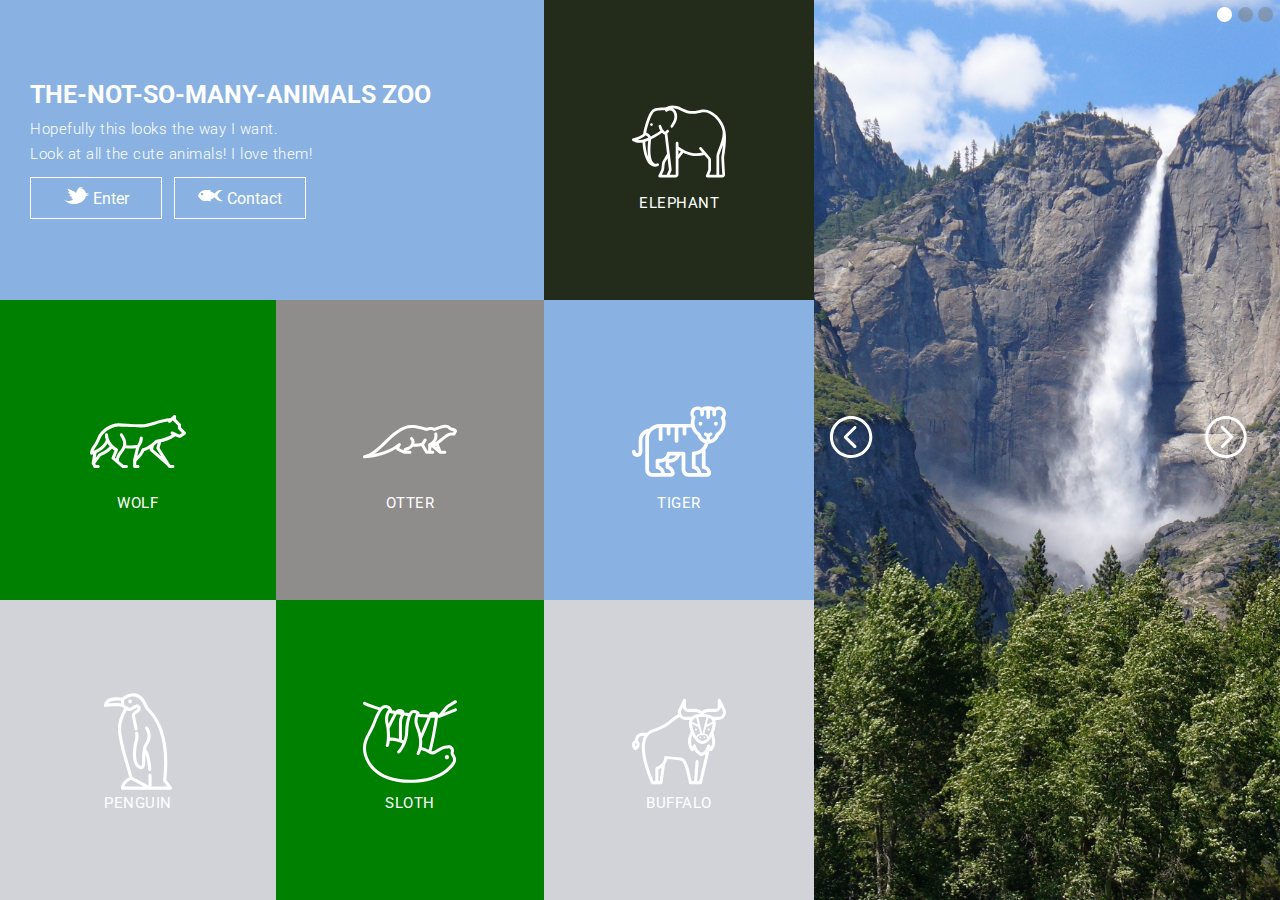
<file: index.html>
<!DOCTYPE html>
  <html lang="en">

  <head>
    <title>Comp One Zoo</title>
    <meta name="viewport" content="width=device-width, initial-scale=1">
    <link href="https://fonts.googleapis.com/css?family=Roboto:300,400,500,700" rel="stylesheet">
    <link rel="stylesheet" type="text/css" href="style.css">
  </head>
  <body>
    <section class="to-flex">
      <section class="section-1">
        <table>
          <tr>
            <td colspan="2" class="title">
              <h1>THE-NOT-SO-MANY-ANIMALS ZOO</h1>
              <h4>Hopefully this looks the way I want.</h4>
              <h4>Look at all the cute animals! I love them!</h4>
              <nav>  
                <h3><img src="images/bird2.svg" alt="an icon of a bird" class="bird"> Enter</h3>
                <h3><img src="images/fish.svg" alt="an icon of a fish" class="fish"> Contact</h3>
              </nav>  
            </td>
            <td class="elephant">
              <img src="images/elephant2.svg" alt="icon of a cartoon elephant" id="elephant"/>
              <h5>ELEPHANT</h5>
            </td>
          </tr>
          <tr>
            <td class="wolf">
              <img src="images/wolf2.svg" alt="icon of a wolf" id="wolf">
              <h5>WOLF</h5>
            </td>
            <td class="otter">
              <img src="images/otter.svg" alt="icon of an otter" id="otter">
              <h5>OTTER</h5>
            </td>
            <td class="tiger">
              <img src="images/tiger.svg" alt="icon of a tiger" id="tiger">
              <h5>TIGER</h5>
            </td>
          </tr>
          <tr>
            <td class="penguin">
              <img src="images/penguin.svg" alt="icon of a penguin" id="penguin">
              <h5>PENGUIN</h5>
            </td>
            <td class="sloth">
              <img src="images/sloth.svg" alt="icon of a sloth" id="sloth">
              <h5>SLOTH</h5>
            </td>
            <td class="buffalo">
              <img src="images/buffalo.svg" alt="icon of a buffalo" id="buffalo">
              <h5>BUFFALO</h5>
            </td>
          </tr>
        </table>
      </section>
      <section class="section-2">
        <article class="bubbles">
          <img src="images/circles.svg" class="circle">
          <img src="images/circles.svg" class="circle" id="gray">
          <img src="images/circles.svg" class="circle" id="gray">
        </article>
        <br>
        <img src="images/right-arrow3.svg" alt="right arrow button" id="right-arrow">
        <img src="images/right-arrow3.svg" alt="left arrow button" id="left-arrow">
      </section>
    </section>  
  </body>
  </html>
</file>
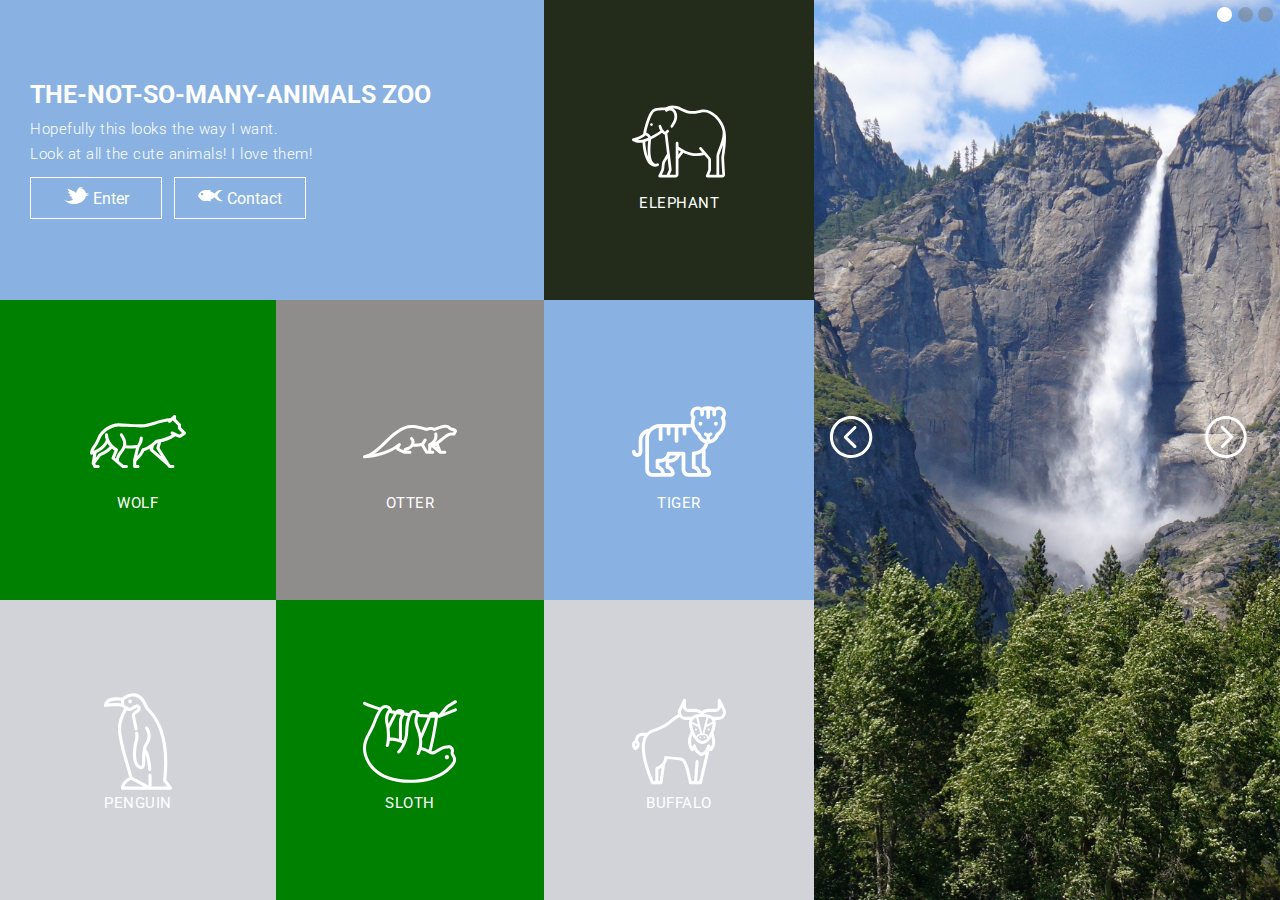
<file: static1.html>
<!DOCTYPE html>
  <html lang="en">

  <head>
    <title>Comp One Zoo</title>
    <meta name="viewport" content="width=device-width, initial-scale=1">
    <link href="https://fonts.googleapis.com/css?family=Roboto:300,400,500,700" rel="stylesheet">
    <link rel="stylesheet" type="text/css" href="static1.css">
  </head>
  <body>
    <section class="to-flex">
      <section class="section-1">
        <table>
          <tr>
            <td colspan="2" class="title">
              <h1>THE-NOT-SO-MANY-ANIMALS ZOO</h1>
              <h4>Hopefully this looks the way I want.</h4>
              <h4>Look at all the cute animals! I love them!</h4>
              <nav>  
                <h3><img src="images/bird2.svg" alt="an icon of a bird" class="bird"> Enter</h3>
                <h3><img src="images/fish.svg" alt="an icon of a fish" class="fish"> Contact</h3>
              </nav>  
            </td>
            <td class="elephant">
              <img src="images/elephant2.svg" alt="icon of a cartoon elephant" id="elephant"/>
              <h5>ELEPHANT</h5>
            </td>
          </tr>
          <tr>
            <td class="wolf">
              <img src="images/wolf2.svg" alt="icon of a wolf" id="wolf">
              <h5>WOLF</h5>
            </td>
            <td class="otter">
              <img src="images/otter.svg" alt="icon of an otter" id="otter">
              <h5>OTTER</h5>
            </td>
            <td class="tiger">
              <img src="images/tiger.svg" alt="icon of a tiger" id="tiger">
              <h5>TIGER</h5>
            </td>
          </tr>
          <tr>
            <td class="penguin">
              <img src="images/penguin.svg" alt="icon of a penguin" id="penguin">
              <h5>PENGUIN</h5>
            </td>
            <td class="sloth">
              <img src="images/sloth.svg" alt="icon of a sloth" id="sloth">
              <h5>SLOTH</h5>
            </td>
            <td class="buffalo">
              <img src="images/buffalo.svg" alt="icon of a buffalo" id="buffalo">
              <h5>BUFFALO</h5>
            </td>
          </tr>
        </table>
      </section>
      <section class="section-2">
        <article class="bubbles">
          <img src="images/circles.svg" class="circle">
          <img src="images/circles.svg" class="circle" id="gray">
          <img src="images/circles.svg" class="circle" id="gray">
        </article>
        <br>
        <img src="images/right-arrow3.svg" alt="right arrow button" id="right-arrow">
        <img src="images/right-arrow3.svg" alt="left arrow button" id="left-arrow">
      </section>
    </section>  
  </body>
  </html>
</file>
<file: style.css>
@import 'reset.css';

html {
  font-size: 10px;
}

body {
  margin: 0;
}

table {
  width: 100%;
  height: 100vh;
  border-spacing: 0;
}


h1 {
  margin-bottom: 1.5rem;
  font-size: 3.5rem;
  font-weight: 700;
  max-width: 90%;
}

h3 {
  width: 16rem;
  height: 4rem;
  border: 2.5px solid white;
  margin-top: .5rem;
  padding: 1.5rem 0 0 0;
  display: inline-block;
  font-size: 2rem;
  font-weight: 400;
  margin-right: 1.5rem;
  text-align: center;
}

h4 {
  margin: 1rem 0;
  font-size: 2.5rem;
  font-weight: 300;
  letter-spacing: .05rem
}

h5 {
  margin-top: 0;
  font-size: 2rem;
  font-weight: 400;
  letter-spacing: .05rem
}

td {
  height: 33.3%;
  width: 40rem;
  padding: 0rem;
  text-align: center;
  vertical-align: middle;
}

.to-flex {
  display: flex;
  margin: 0;
  color: white;
  font-family: 'Roboto', sans-serif;
}
.section-1 {
  height: 100vh;
  width: 69%;
}

.section-2 {
  height: 100vh;
  width: 39.5%;
  background-image: url("images/waterfall.jpg");
  background-position: center;
  background-size: cover;
}

.title {
  padding-left: 3rem;
  background-color: #89b2e3;
  text-align: left;
}

.fish, 
.bird {
  width: 2.5rem;
  height: 2.5rem;
  filter: invert(100%);
  vertical-align: text-bottom;
}

.elephant {
  background-color: #232c1a;
}


.wolf {
  background-color: #008000 ;
}

.otter {
  background-color: #8f8c8c;
}

.penguin {
  background-color: #d1d3d9;
}

.tiger {
  background-color: #89b2e3;
}

.sloth {
  background-color: #008000;
}

.buffalo {
  background-color: #d1d3d9;
}

#elephant,
#wolf,
#otter,
#penguin,
#tiger,
#sloth,
#buffalo {
  filter: invert(100%);
  width: 35%;  
  height: 35%;
}

.bubbles {
  text-align: right;
  margin: .5rem;
}

.circle {
  width: 2rem;
  height: 2rem;
  filter: invert(100%);
  text-align: right;
  margin: .3%;
}

#right-arrow {
  width: 12%;
  height: 88%;
  filter: invert(100%);
  transform: rotate(180deg);
  margin-left: 3%;
}

#left-arrow {
  width: 12%;
  height: 88%;
  filter: invert(100%);
  position: relative;
  left: 70%;
}

#gray {
  filter: invert(50%);
  opacity: 0.5;
}

/*@media screen and (max-width: 1695px) {
  
  h1 {
    font-size: 3.0rem;
  }
}*/

@media screen and (max-width: 1550px) {
 
  h1 {
    font-size: 2.8rem;
  }

  h4 {
    font-size: 2rem;
  }

  h3 {
    width: 14rem;
    height: 3.8rem;
    border: 2.0px solid white;
    padding: 1rem 0 .8 0;
    margin-right: 1.5rem;
    font-size: 2rem;
  }
}

@media screen and (max-width: 1350px) {

  h1 {
    font-size: 2.5rem;
  }

  h4 {
    font-size: 1.5rem;
  }

  h3 {
    width: 13rem;
    height: 3.5rem;
    border: 1.5px solid white;
    margin-right: 1.0rem;
    font-size: 1.6rem;
    padding: .5rem 0 0 0;
  }

  h5 {
    font-size: 1.5rem;
  }

  .circle {
    width: 1.5rem;
    height: 1.5rem;
    margin: .4%;
  }

  #right-arrow {
    width: 10%;
  }

  #left-arrow {
    width: 10%;
  }
}

@media screen and (max-width: 1120px) {

  h1 {
    font-size: 2rem;
  }

  h4 {
    font-size: 1.2rem;
  }
  
  h3 {
    width: 10rem;
    height: 3.0rem;
    border: 1.8px solid white;
    padding: .8rem 0 .7 0;
    margin: 2rem 1.5rem 0 0;
    font-size: 1.5rem;
  }

  td {
    vertical-align: middle;
  }

  .fish, 
  .bird {
    width: 2rem;
    height: 2rem;
  }
}

@media screen and (max-width: 920px) {

  h1 {
    font-size: 2.5rem;
  }

  h4 {
    font-size: 1.8rem;
    margin: .7rem 0 .7rem 0;
  }
  
  h3 {
    width: 14rem;
    height: 3.3rem;
    border: 2px solid white;
    padding: 1rem 0 .5rem 0;
    margin: 2rem 1.5rem 0 0;
    font-size: 1.8rem;
  }
  .to-flex {
    flex-direction: column-reverse;
  }

  .section-1 {
    width: 100%;
  }
  
  .section-2 {
    width: 100%;
    background-position: center top;
  }

  .circle {
    width: 3rem;
    height: 3rem;
    margin: .4%;
  }

  #gray {
    filter: invert(60%);
    opacity: 0.7;
  }

  #right-arrow {
    width: 8%;
  }

  #left-arrow {
  width: 8%;
  position: relative;
  left: 78%;
  }

}

@media screen and (max-width: 720px) {

  h1 {
    font-size: 2rem;
  }

  h4 {
   font-size: 1.6rem;
  }

  h3 {
    width: 9rem;
    height: 2.6rem;
    border: 1.6px solid white;
    padding: .8rem 0 .7 0;
    margin-right: 1.2rem;
    font-size: 1.3rem;
  }
}


@media screen and (max-width: 590px) {

  h1 {
    font-size: 1.8rem;
  }

  h4 {
    font-size: 1.4rem;
  }

}

@media screen and (max-width: 485px) {

  h1 {
    font-size: 2.2rem;
    padding-left: 6%;
  }

  h4 {
    font-size: 1.6rem;
  }

  h3 {
    margin: 1rem 1rem 1rem 0;
  }

  h5 {
    padding-bottom: 2rem;
    font-size: 2rem;
  }

  .section-1 {
    width: 100%;
  }

  .section-2 {
    width: 100%;
  }

  #elephant,
  #wolf,
  #otter,
  #penguin,
  #tiger,
  #sloth,
  #buffalo {
  filter: invert(100%);
  width: 25%;  
  height: 25%;
  margin-top: 2rem;
}

  tr {
    width: 100%;
  }

  td {
    display: block;
    vertical-align: middle;
    margin-right: 0;
    height: auto;
    width: 100%;
    padding: 10% 0;
  }

  .title {
    padding-left: 0;
    text-align: center;
  }

  .circle {
    width: 1.8rem;
    height: 1.8rem;
  }
}
@media screen and (max-width: 395px) {

    h1 {
    font-size: 1.7rem;
    margin-right: 0;
  }

    h4 {
    font-size: 1.3rem;
  }
}
</file>
<file: static1.css>
@import 'reset.css';

html {
  font-size: 10px;
}

body {
  margin: 0;
}

table {
  width: 100%;
  height: 100vh;
  border-spacing: 0;
}


h1 {
  margin-bottom: 1.5rem;
  font-size: 3.5rem;
  font-weight: 700;
  max-width: 90%;
}

h3 {
  width: 16rem;
  height: 4rem;
  border: 2.5px solid white;
  margin-top: .5rem;
  padding: 1.5rem 0 0 0;
  display: inline-block;
  font-size: 2rem;
  font-weight: 400;
  margin-right: 1.5rem;
  text-align: center;
}

h4 {
  margin: 1rem 0;
  font-size: 2.5rem;
  font-weight: 300;
  letter-spacing: .05rem
}

h5 {
  margin-top: 0;
  font-size: 2rem;
  font-weight: 400;
  letter-spacing: .05rem
}

td {
  height: 33.3%;
  width: 40rem;
  padding: 0rem;
  text-align: center;
  vertical-align: middle;
}

.to-flex {
  display: flex;
  margin: 0;
  color: white;
  font-family: 'Roboto', sans-serif;
}
.section-1 {
  height: 100vh;
  width: 69%;
}

.section-2 {
  height: 100vh;
  width: 39.5%;
  background-image: url("images/waterfall.jpg");
  background-position: center;
  background-size: cover;
}

.title {
  padding-left: 3rem;
  background-color: #89b2e3;
  text-align: left;
}

.fish, 
.bird {
  width: 2.5rem;
  height: 2.5rem;
  filter: invert(100%);
  vertical-align: text-bottom;
}

.elephant {
  background-color: #232c1a;
}


.wolf {
  background-color: #008000 ;
}

.otter {
  background-color: #8f8c8c;
}

.penguin {
  background-color: #d1d3d9;
}

.tiger {
  background-color: #89b2e3;
}

.sloth {
  background-color: #008000;
}

.buffalo {
  background-color: #d1d3d9;
}

#elephant,
#wolf,
#otter,
#penguin,
#tiger,
#sloth,
#buffalo {
  filter: invert(100%);
  width: 35%;  
  height: 35%;
}

.bubbles {
  text-align: right;
  margin: .5rem;
}

.circle {
  width: 2rem;
  height: 2rem;
  filter: invert(100%);
  text-align: right;
  margin: .3%;
}

#right-arrow {
  width: 12%;
  height: 88%;
  filter: invert(100%);
  transform: rotate(180deg);
  margin-left: 3%;
}

#left-arrow {
  width: 12%;
  height: 88%;
  filter: invert(100%);
  position: relative;
  left: 70%;
}

#gray {
  filter: invert(50%);
  opacity: 0.5;
}

/*@media screen and (max-width: 1695px) {
  
  h1 {
    font-size: 3.0rem;
  }
}*/

@media screen and (max-width: 1550px) {
 
  h1 {
    font-size: 2.8rem;
  }

  h4 {
    font-size: 2rem;
  }

  h3 {
    width: 14rem;
    height: 3.8rem;
    border: 2.0px solid white;
    padding: 1rem 0 .8 0;
    margin-right: 1.5rem;
    font-size: 2rem;
  }
}

@media screen and (max-width: 1350px) {

  h1 {
    font-size: 2.5rem;
  }

  h4 {
    font-size: 1.5rem;
  }

  h3 {
    width: 13rem;
    height: 3.5rem;
    border: 1.5px solid white;
    margin-right: 1.0rem;
    font-size: 1.6rem;
    padding: .5rem 0 0 0;
  }

  h5 {
    font-size: 1.5rem;
  }

  .circle {
    width: 1.5rem;
    height: 1.5rem;
    margin: .4%;
  }

  #right-arrow {
    width: 10%;
  }

  #left-arrow {
    width: 10%;
  }
}

@media screen and (max-width: 1120px) {

  h1 {
    font-size: 2rem;
  }

  h4 {
    font-size: 1.2rem;
  }
  
  h3 {
    width: 10rem;
    height: 3.0rem;
    border: 1.8px solid white;
    padding: .8rem 0 .7 0;
    margin: 2rem 1.5rem 0 0;
    font-size: 1.5rem;
  }

  td {
    vertical-align: middle;
  }

  .fish, 
  .bird {
    width: 2rem;
    height: 2rem;
  }
}

@media screen and (max-width: 920px) {

  h1 {
    font-size: 2.5rem;
  }

  h4 {
    font-size: 1.8rem;
    margin: .7rem 0 .7rem 0;
  }
  
  h3 {
    width: 14rem;
    height: 3.3rem;
    border: 2px solid white;
    padding: 1rem 0 .5rem 0;
    margin: 2rem 1.5rem 0 0;
    font-size: 1.8rem;
  }
  .to-flex {
    flex-direction: column-reverse;
  }

  .section-1 {
    width: 100%;
  }
  
  .section-2 {
    width: 100%;
    background-position: center top;
  }

  .circle {
    width: 3rem;
    height: 3rem;
    margin: .4%;
  }

  #gray {
    filter: invert(60%);
    opacity: 0.7;
  }

  #right-arrow {
    width: 8%;
  }

  #left-arrow {
  width: 8%;
  position: relative;
  left: 78%;
  }

}

@media screen and (max-width: 720px) {

  h1 {
    font-size: 2rem;
  }

  h4 {
   font-size: 1.6rem;
  }

  h3 {
    width: 9rem;
    height: 2.6rem;
    border: 1.6px solid white;
    padding: .8rem 0 .7 0;
    margin-right: 1.2rem;
    font-size: 1.3rem;
  }
}


@media screen and (max-width: 590px) {

  h1 {
    font-size: 1.8rem;
  }

  h4 {
    font-size: 1.4rem;
  }

}

@media screen and (max-width: 485px) {

  h1 {
    font-size: 2.2rem;
    padding-left: 6%;
  }

  h4 {
    font-size: 1.6rem;
  }

  h3 {
    margin: 1rem 1rem 1rem 0;
  }

  h5 {
    padding-bottom: 2rem;
    font-size: 2rem;
  }

  .section-1 {
    width: 100%;
  }

  .section-2 {
    width: 100%;
  }

  #elephant,
  #wolf,
  #otter,
  #penguin,
  #tiger,
  #sloth,
  #buffalo {
  filter: invert(100%);
  width: 25%;  
  height: 25%;
  margin-top: 2rem;
}

  tr {
    width: 100%;
  }

  td {
    display: block;
    vertical-align: middle;
    margin-right: 0;
    height: auto;
    width: 100%;
    padding: 10% 0;
  }

  .title {
    padding-left: 0;
    text-align: center;
  }

  .circle {
    width: 1.8rem;
    height: 1.8rem;
  }
}
@media screen and (max-width: 395px) {

    h1 {
    font-size: 1.7rem;
    margin-right: 0;
  }

    h4 {
    font-size: 1.3rem;
  }
}
</file>
